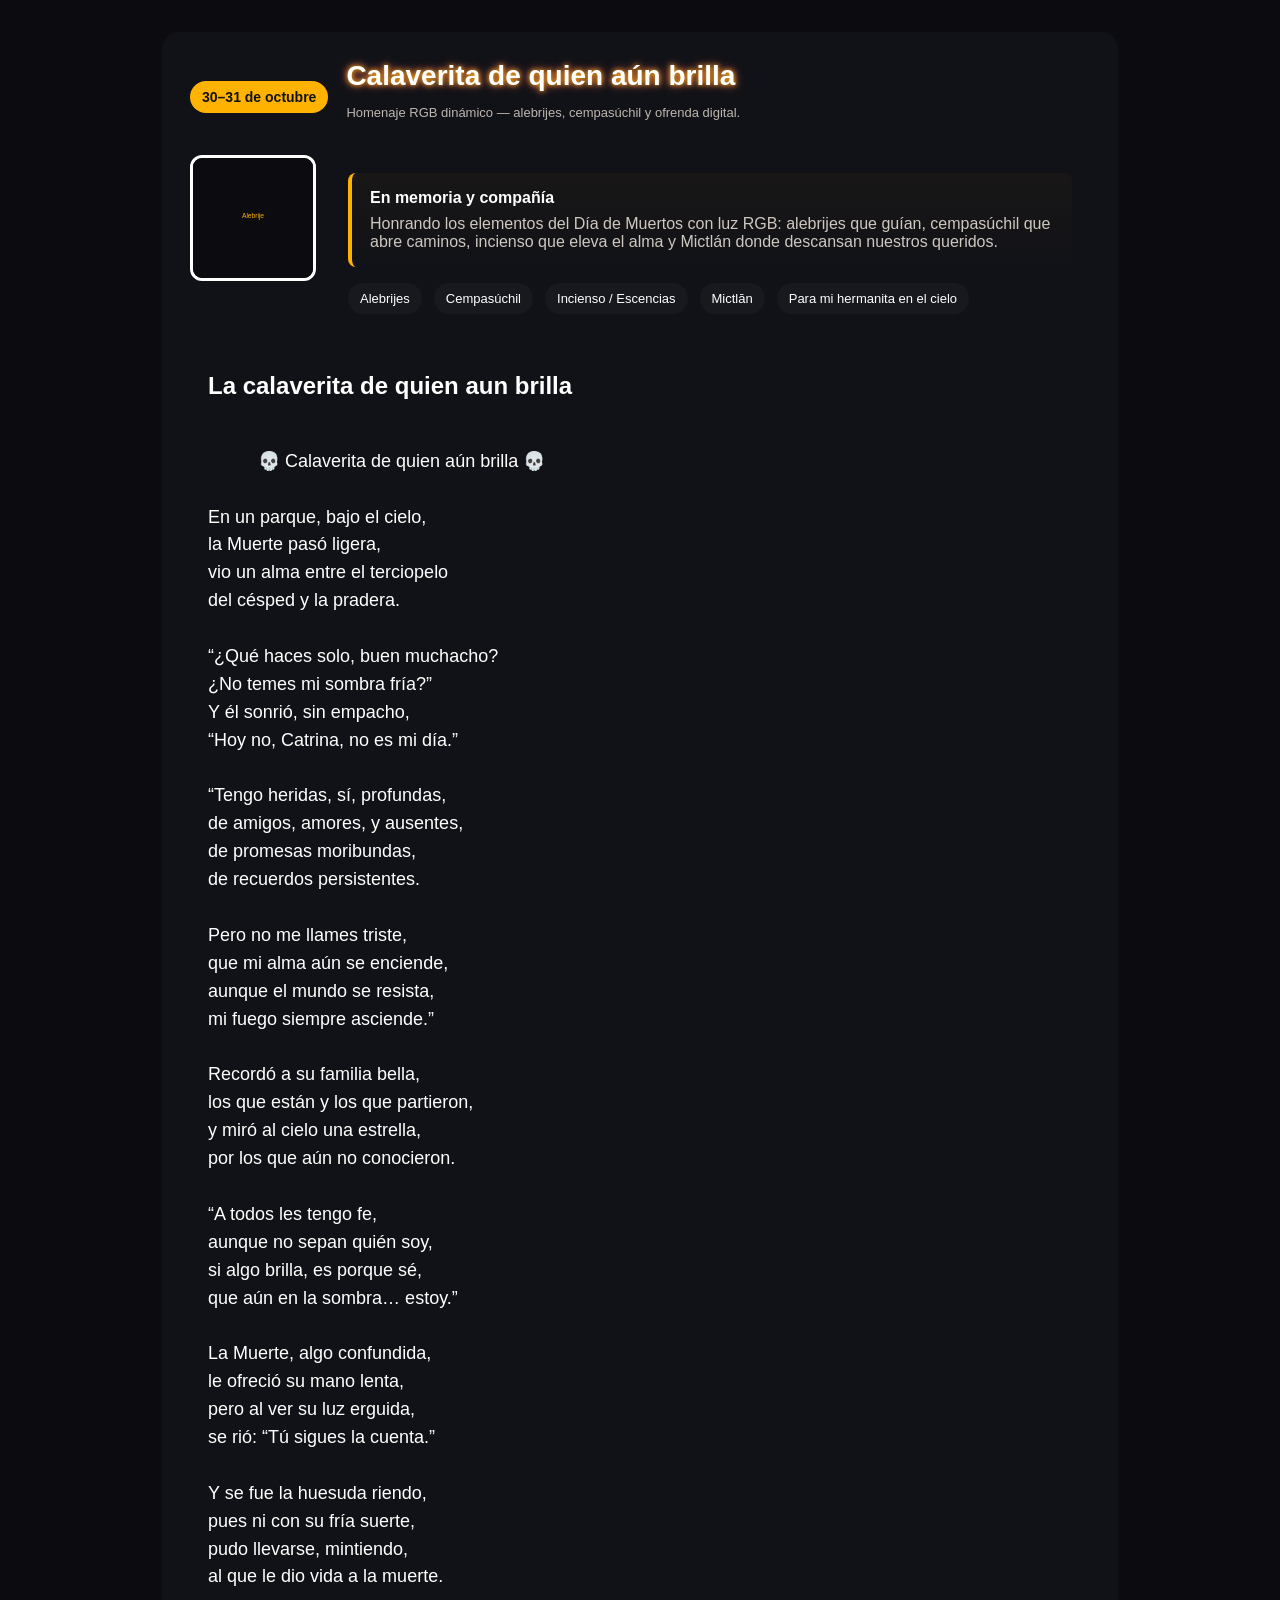
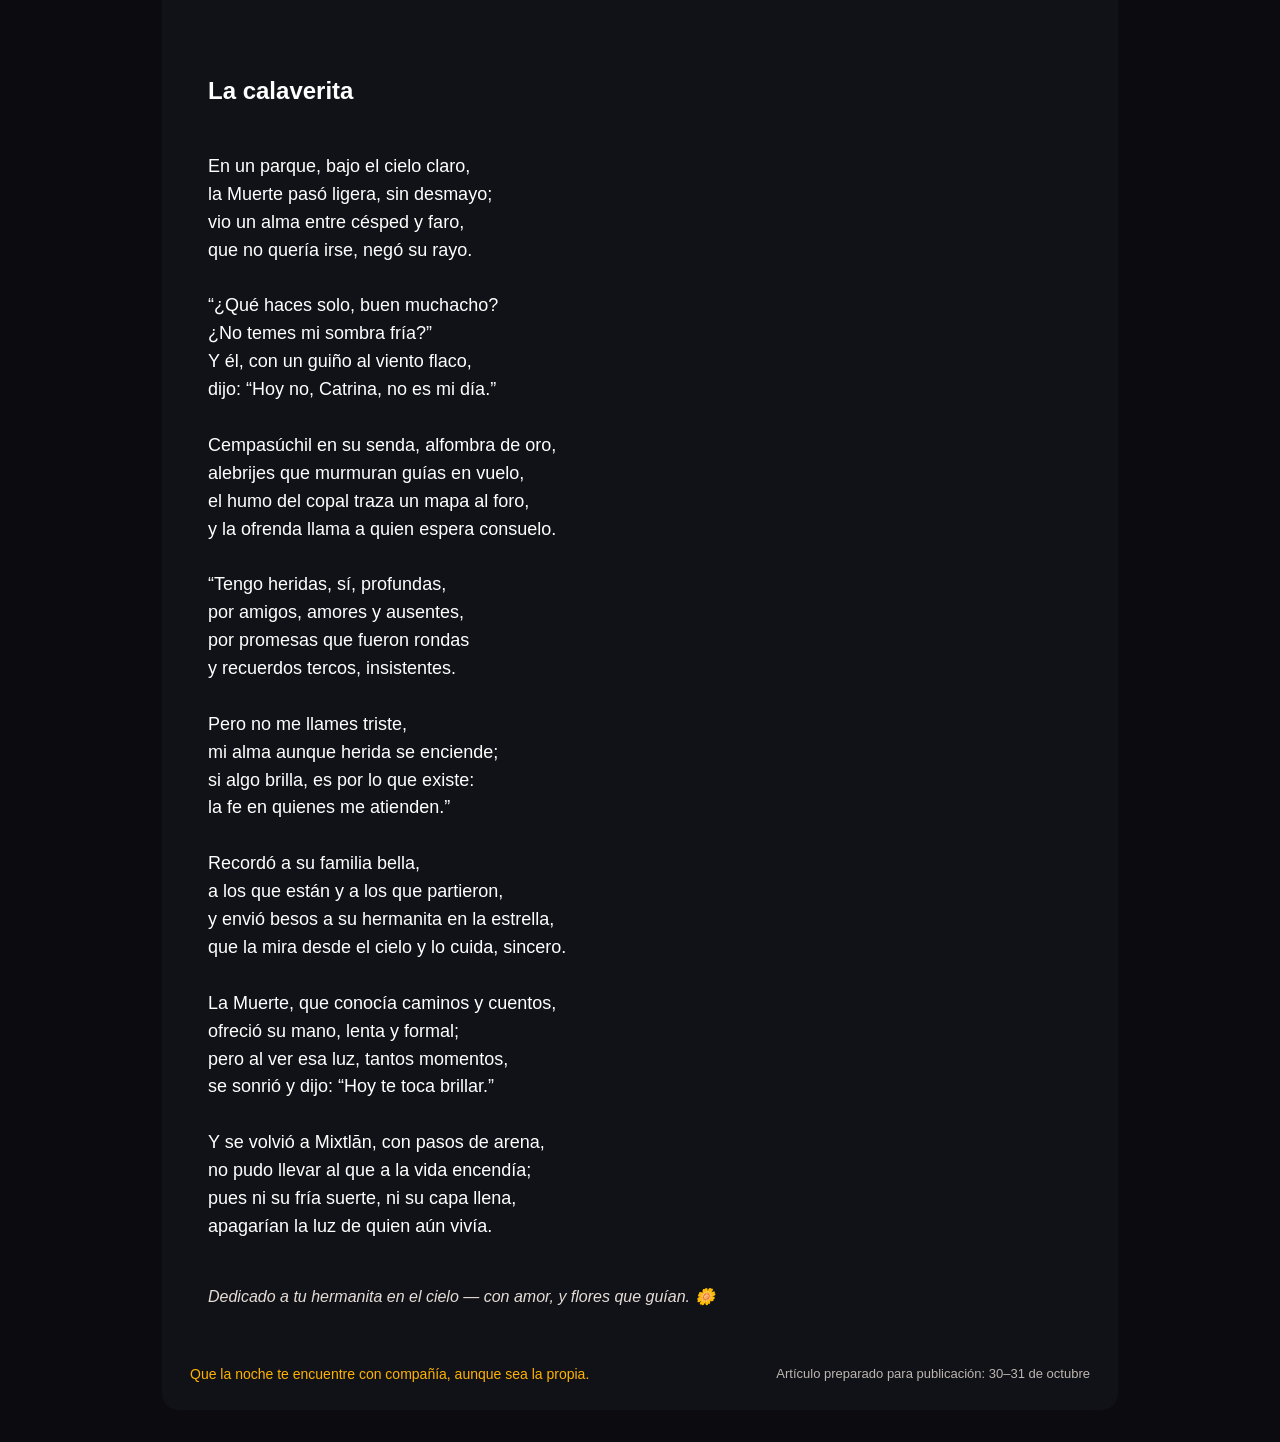
<file: index.html>
<!doctype html>
<html lang="es">
<head>
  <meta charset="utf-8" />
  <meta name="viewport" content="width=device-width,initial-scale=1" />
  <title>Calaverita — 30–31 de octubre </title>

  <link rel="icon" href="/https://ozclef.vercel.app/img/logo%20hacker%20tg.jpg">
  
  <link rel="stylesheet" href="css/style.css"/>
</head>
<body>
  <main class="container">
    <header>
      <div class="badge">30–31 de octubre</div>
      <div>
        <h1>Calaverita de quien aún brilla</h1>
        <p class="meta">Homenaje RGB dinámico — alebrijes, cempasúchil y ofrenda digital.</p>
      </div>
    </header>

    <section class="ofrenda">
      <img alt="Alebrije y cempasúchil" src="data:image/svg+xml;utf8,<svg xmlns='http://www.w3.org/2000/svg' width='400' height='400'><rect width='100%' height='100%' fill='%230b0b10'/><text x='50%' y='50%' fill='%23ffb300' font-size='22' font-family='Arial' text-anchor='middle'>Alebrije</text></svg>" />

      <div>
        <div class="card">
          <blockquote>
            <span style="font-weight:700">En memoria y compañía</span>
            <div style="margin-top:8px;color:var(--muted)">Honrando los elementos del Día de Muertos con luz RGB: alebrijes que guían, cempasúchil que abre caminos, incienso que eleva el alma y Mictlán donde descansan nuestros queridos.</div>
          </blockquote>

          <div class="elements">
            <div class="pill">Alebrijes</div>
            <div class="pill">Cempasúchil</div>
            <div class="pill">Incienso / Escencias</div>
            <div class="pill">Mictlān</div>
            <div class="pill">Para mi hermanita en el cielo</div>
          </div>
        </div>
      </div>
    </section>

     <section style="margin-top:22px">
      <article class="card">
        <h2 style="margin-top:0;color:#fff">La calaverita de quien aun brilla</h2>
        <div class="calaverita">
          💀 Calaverita de quien aún brilla 💀

En un parque, bajo el cielo,
la Muerte pasó ligera,
vio un alma entre el terciopelo
del césped y la pradera.

“¿Qué haces solo, buen muchacho?
¿No temes mi sombra fría?”
Y él sonrió, sin empacho,
“Hoy no, Catrina, no es mi día.”

“Tengo heridas, sí, profundas,
de amigos, amores, y ausentes,
de promesas moribundas,
de recuerdos persistentes.

Pero no me llames triste,
que mi alma aún se enciende,
aunque el mundo se resista,
mi fuego siempre asciende.”

Recordó a su familia bella,
los que están y los que partieron,
y miró al cielo una estrella,
por los que aún no conocieron.

“A todos les tengo fe,
aunque no sepan quién soy,
si algo brilla, es porque sé,
que aún en la sombra… estoy.”

La Muerte, algo confundida,
le ofreció su mano lenta,
pero al ver su luz erguida,
se rió: “Tú sigues la cuenta.”

Y se fue la huesuda riendo,
pues ni con su fría suerte,
pudo llevarse, mintiendo,
al que le dio vida a la muerte.
        </div>
      </article>
     </section>
    


    <section style="margin-top:22px">
      <article class="card">
        <h2 style="margin-top:0;color:#fff">La calaverita</h2>
        <div class="calaverita">
En un parque, bajo el cielo claro,
la Muerte pasó ligera, sin desmayo;
vio un alma entre césped y faro,
que no quería irse, negó su rayo.

“¿Qué haces solo, buen muchacho?
¿No temes mi sombra fría?”
Y él, con un guiño al viento flaco,
dijo: “Hoy no, Catrina, no es mi día.”

Cempasúchil en su senda, alfombra de oro,
alebrijes que murmuran guías en vuelo,
el humo del copal traza un mapa al foro,
y la ofrenda llama a quien espera consuelo.

“Tengo heridas, sí, profundas,
por amigos, amores y ausentes,
por promesas que fueron rondas
y recuerdos tercos, insistentes.

Pero no me llames triste,
mi alma aunque herida se enciende;
si algo brilla, es por lo que existe:
la fe en quienes me atienden.”

Recordó a su familia bella,
a los que están y a los que partieron,
y envió besos a su hermanita en la estrella,
que la mira desde el cielo y lo cuida, sincero.

La Muerte, que conocía caminos y cuentos,
ofreció su mano, lenta y formal;
pero al ver esa luz, tantos momentos,
se sonrió y dijo: “Hoy te toca brillar.”

Y se volvió a Mixtlān, con pasos de arena,
no pudo llevar al que a la vida encendía;
pues ni su fría suerte, ni su capa llena,
apagarían la luz de quien aún vivía.
        </div>
        <p class="dedicatoria">Dedicado a tu hermanita en el cielo — con amor, y flores que guían. 🌼</p>
      </article>
    </section>

    <footer>
      <div class="alegria">Que la noche te encuentre con compañía, aunque sea la propia.</div>
      <div style="font-size:13px;color:#bdb6b0">Artículo preparado para publicación: 30–31 de octubre</div>
    </footer>
  </main>
</body>
</html>
</file>
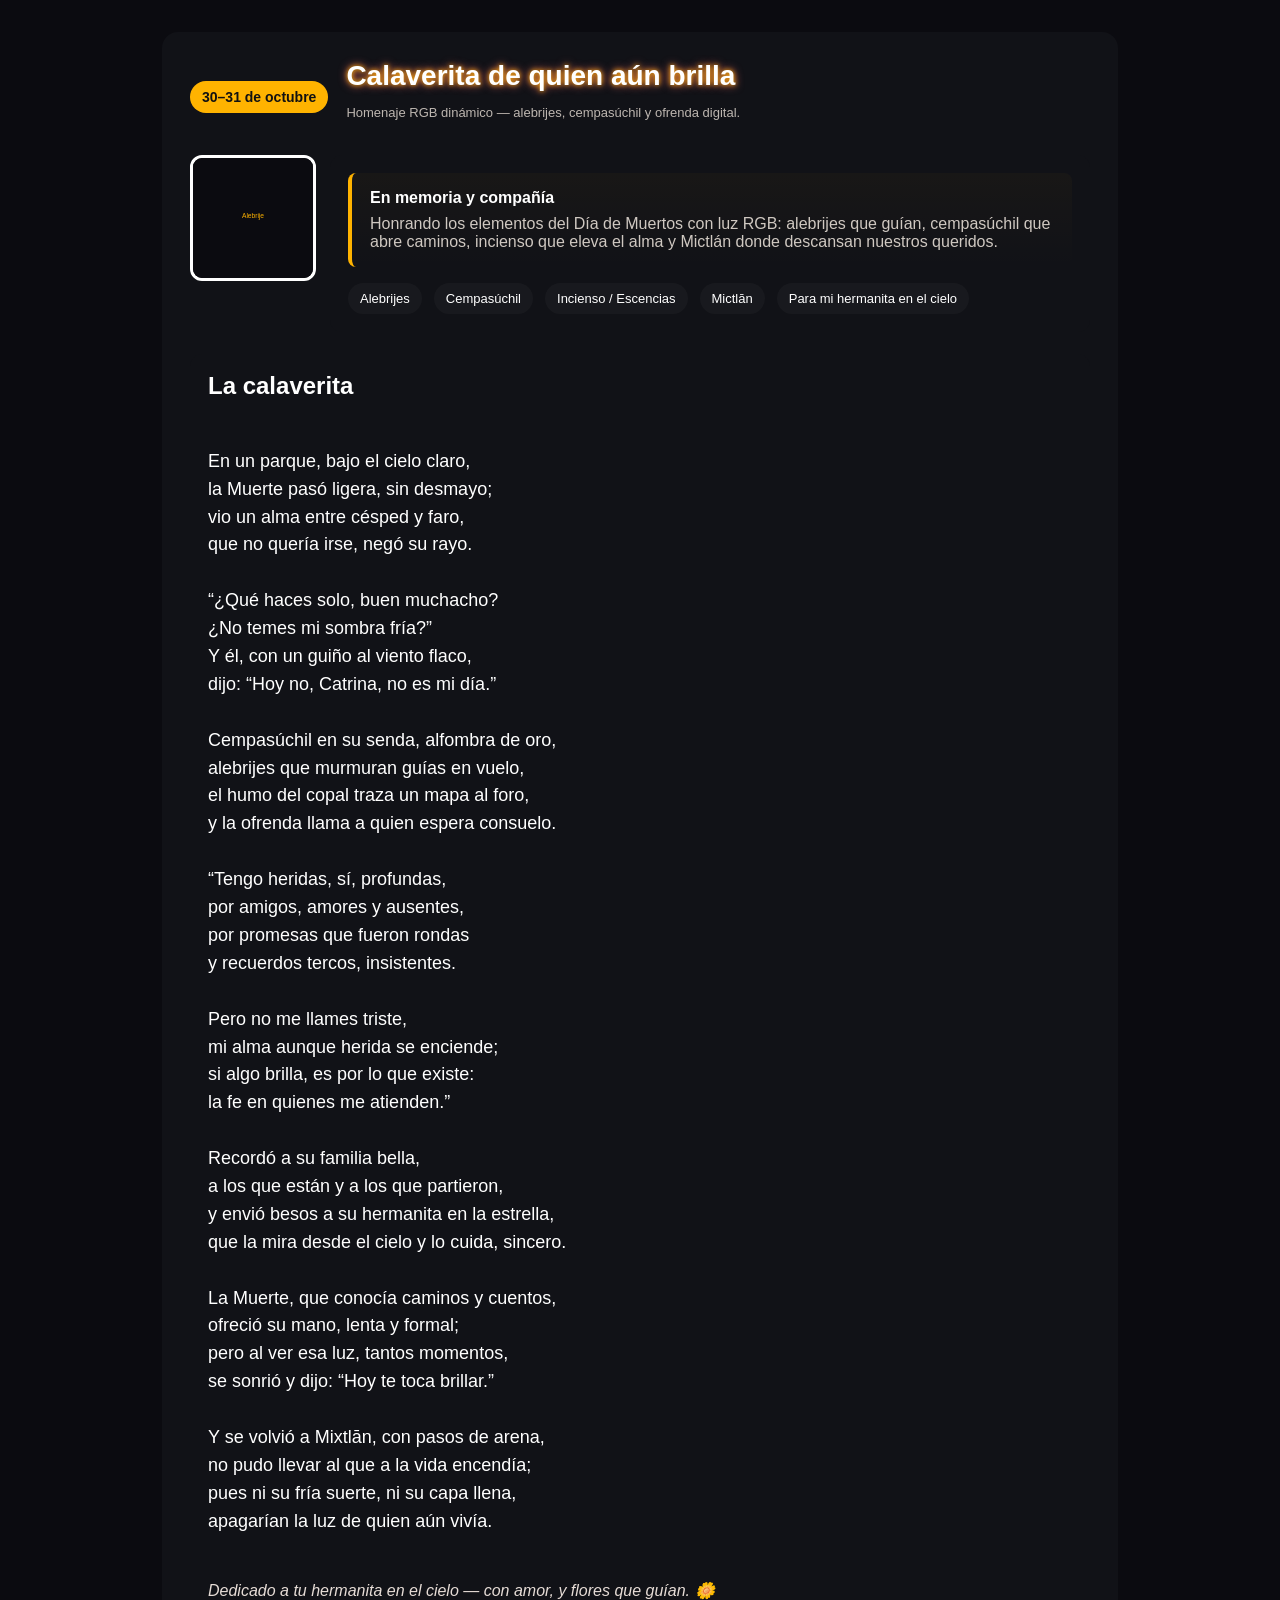
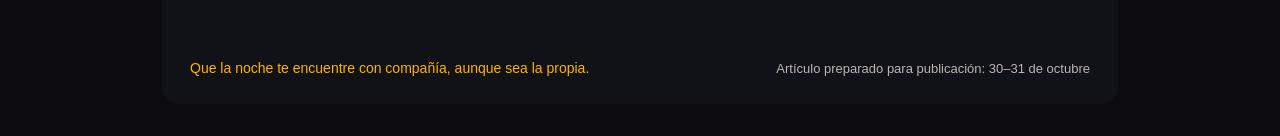
<file: calaverita 2.html>
<!doctype html>
<html lang="es">
<head>
  <meta charset="utf-8" />
  <meta name="viewport" content="width=device-width,initial-scale=1" />
  <title>Calaverita RGB — 30–31 de octubre</title>
  <style>
    :root{--bg:#0b0b10;--text:#fff;--accent:#ffb300;--muted:#cfc8c1}
    body{margin:0;padding:32px;font-family:'Segoe UI', Roboto, Arial,sans-serif;background:#0b0b10;color:var(--text);overflow-x:hidden;}

    /* Animación RGB */
    @keyframes rgbShift {
      0%{box-shadow:0 0 10px red,0 0 20px orange,0 0 30px yellow; border-color:red;}
      25%{box-shadow:0 0 10px orange,0 0 20px yellow,0 0 30px green; border-color:orange;}
      50%{box-shadow:0 0 10px yellow,0 0 20px green,0 0 30px cyan; border-color:yellow;}
      75%{box-shadow:0 0 10px green,0 0 20px cyan,0 0 30px magenta; border-color:green;}
      100%{box-shadow:0 0 10px red,0 0 20px orange,0 0 30px yellow; border-color:red;}
    }

    .container{max-width:900px;margin:0 auto;padding:28px;background:#111217;border-radius:16px;animation:rgbShift 6s infinite linear;}
    header{display:flex;gap:18px;align-items:center}
    .badge{padding:8px 12px;border-radius:999px;font-weight:700;font-size:14px;color:#111;background:var(--accent);}
    h1{margin:0;font-size:28px;color:#fff;text-shadow:0 0 5px #ffb300,0 0 10px #ff6b6b;}
    p.lead{margin:10px 0 20px;color:#d9d7d4}
    .meta{font-size:13px;color:#bdb6b0}

    .ofrenda{display:grid;grid-template-columns:120px 1fr;gap:20px;margin-top:22px}
    .ofrenda img{width:120px;height:120px;object-fit:cover;border-radius:12px;border:3px solid;animation:rgbShift 6s infinite linear;}
    .card{background:#111217;padding:18px;border-radius:12px;animation:rgbShift 6s infinite linear;}

    blockquote{margin:0;padding:16px 18px;border-left:4px solid var(--accent);background:linear-gradient(180deg, rgba(255,179,0,0.03), transparent);border-radius:8px;color:#fff}

    .calaverita{white-space:pre-wrap;font-size:18px;line-height:1.55;color:#fff}
    .dedicatoria{margin-top:18px;font-style:italic;color:#e6dcd6}

    footer{margin-top:26px;display:flex;justify-content:space-between;align-items:center}
    .alegria{font-size:14px;color:var(--accent)}

    .elements{display:flex;gap:12px;flex-wrap:wrap;margin-top:16px}
    .pill{background:rgba(255,255,255,0.03);padding:8px 12px;border-radius:999px;font-size:13px;animation:rgbShift 6s infinite linear;}

    @media (max-width:640px){.ofrenda{grid-template-columns:1fr;}.container{padding:18px}}
  </style>
</head>
<body>
  <main class="container">
    <header>
      <div class="badge">30–31 de octubre</div>
      <div>
        <h1>Calaverita de quien aún brilla</h1>
        <p class="meta">Homenaje RGB dinámico — alebrijes, cempasúchil y ofrenda digital.</p>
      </div>
    </header>

    <section class="ofrenda">
      <img alt="Alebrije y cempasúchil" src="data:image/svg+xml;utf8,<svg xmlns='http://www.w3.org/2000/svg' width='400' height='400'><rect width='100%' height='100%' fill='%230b0b10'/><text x='50%' y='50%' fill='%23ffb300' font-size='22' font-family='Arial' text-anchor='middle'>Alebrije</text></svg>" />

      <div>
        <div class="card">
          <blockquote>
            <span style="font-weight:700">En memoria y compañía</span>
            <div style="margin-top:8px;color:var(--muted)">Honrando los elementos del Día de Muertos con luz RGB: alebrijes que guían, cempasúchil que abre caminos, incienso que eleva el alma y Mictlán donde descansan nuestros queridos.</div>
          </blockquote>

          <div class="elements">
            <div class="pill">Alebrijes</div>
            <div class="pill">Cempasúchil</div>
            <div class="pill">Incienso / Escencias</div>
            <div class="pill">Mictlān</div>
            <div class="pill">Para mi hermanita en el cielo</div>
          </div>
        </div>
      </div>
    </section>

    <section style="margin-top:22px">
      <article class="card">
        <h2 style="margin-top:0;color:#fff">La calaverita</h2>
        <div class="calaverita">
En un parque, bajo el cielo claro,
la Muerte pasó ligera, sin desmayo;
vio un alma entre césped y faro,
que no quería irse, negó su rayo.

“¿Qué haces solo, buen muchacho?
¿No temes mi sombra fría?”
Y él, con un guiño al viento flaco,
dijo: “Hoy no, Catrina, no es mi día.”

Cempasúchil en su senda, alfombra de oro,
alebrijes que murmuran guías en vuelo,
el humo del copal traza un mapa al foro,
y la ofrenda llama a quien espera consuelo.

“Tengo heridas, sí, profundas,
por amigos, amores y ausentes,
por promesas que fueron rondas
y recuerdos tercos, insistentes.

Pero no me llames triste,
mi alma aunque herida se enciende;
si algo brilla, es por lo que existe:
la fe en quienes me atienden.”

Recordó a su familia bella,
a los que están y a los que partieron,
y envió besos a su hermanita en la estrella,
que la mira desde el cielo y lo cuida, sincero.

La Muerte, que conocía caminos y cuentos,
ofreció su mano, lenta y formal;
pero al ver esa luz, tantos momentos,
se sonrió y dijo: “Hoy te toca brillar.”

Y se volvió a Mixtlān, con pasos de arena,
no pudo llevar al que a la vida encendía;
pues ni su fría suerte, ni su capa llena,
apagarían la luz de quien aún vivía.
        </div>
        <p class="dedicatoria">Dedicado a tu hermanita en el cielo — con amor, y flores que guían. 🌼</p>
      </article>
    </section>

    <footer>
      <div class="alegria">Que la noche te encuentre con compañía, aunque sea la propia.</div>
      <div style="font-size:13px;color:#bdb6b0">Artículo preparado para publicación: 30–31 de octubre</div>
    </footer>
  </main>
</body>
</html>
</file>
<file: css/style.css>
:root{--bg:#0b0b10;--text:#fff;--accent:#ffb300;--muted:#cfc8c1}
    body{margin:0;padding:32px;font-family:'Segoe UI', Roboto, Arial,sans-serif;background:#0b0b10;color:var(--text);overflow-x:hidden;}

    /* Animación RGB */
    @keyframes rgbShift {
      0%{box-shadow:0 0 10px red,0 0 20px orange,0 0 30px yellow; border-color:red;}
      25%{box-shadow:0 0 10px orange,0 0 20px yellow,0 0 30px green; border-color:orange;}
      50%{box-shadow:0 0 10px yellow,0 0 20px green,0 0 30px cyan; border-color:yellow;}
      75%{box-shadow:0 0 10px green,0 0 20px cyan,0 0 30px magenta; border-color:green;}
      100%{box-shadow:0 0 10px red,0 0 20px orange,0 0 30px yellow; border-color:red;}
    }

    .container{max-width:900px;margin:0 auto;padding:28px;background:#111217;border-radius:16px;animation:rgbShift 6s infinite linear;}
    header{display:flex;gap:18px;align-items:center}
    .badge{padding:8px 12px;border-radius:999px;font-weight:700;font-size:14px;color:#111;background:var(--accent);}
    h1{margin:0;font-size:28px;color:#fff;text-shadow:0 0 5px #ffb300,0 0 10px #ff6b6b;}
    p.lead{margin:10px 0 20px;color:#d9d7d4}
    .meta{font-size:13px;color:#bdb6b0}

    .ofrenda{display:grid;grid-template-columns:120px 1fr;gap:20px;margin-top:22px}
    .ofrenda img{width:120px;height:120px;object-fit:cover;border-radius:12px;border:3px solid;animation:rgbShift 6s infinite linear;}
    .card{background:#111217;padding:18px;border-radius:12px;animation:rgbShift 6s infinite linear;}

    blockquote{margin:0;padding:16px 18px;border-left:4px solid var(--accent);background:linear-gradient(180deg, rgba(255,179,0,0.03), transparent);border-radius:8px;color:#fff}

    .calaverita{white-space:pre-wrap;font-size:18px;line-height:1.55;color:#fff}
    .dedicatoria{margin-top:18px;font-style:italic;color:#e6dcd6}

    footer{margin-top:26px;display:flex;justify-content:space-between;align-items:center}
    .alegria{font-size:14px;color:var(--accent)}

    .elements{display:flex;gap:12px;flex-wrap:wrap;margin-top:16px}
    .pill{background:rgba(255,255,255,0.03);padding:8px 12px;border-radius:999px;font-size:13px;animation:rgbShift 6s infinite linear;}

    @media (max-width:640px){.ofrenda{grid-template-columns:1fr;}.container{padding:18px}}
</file>
